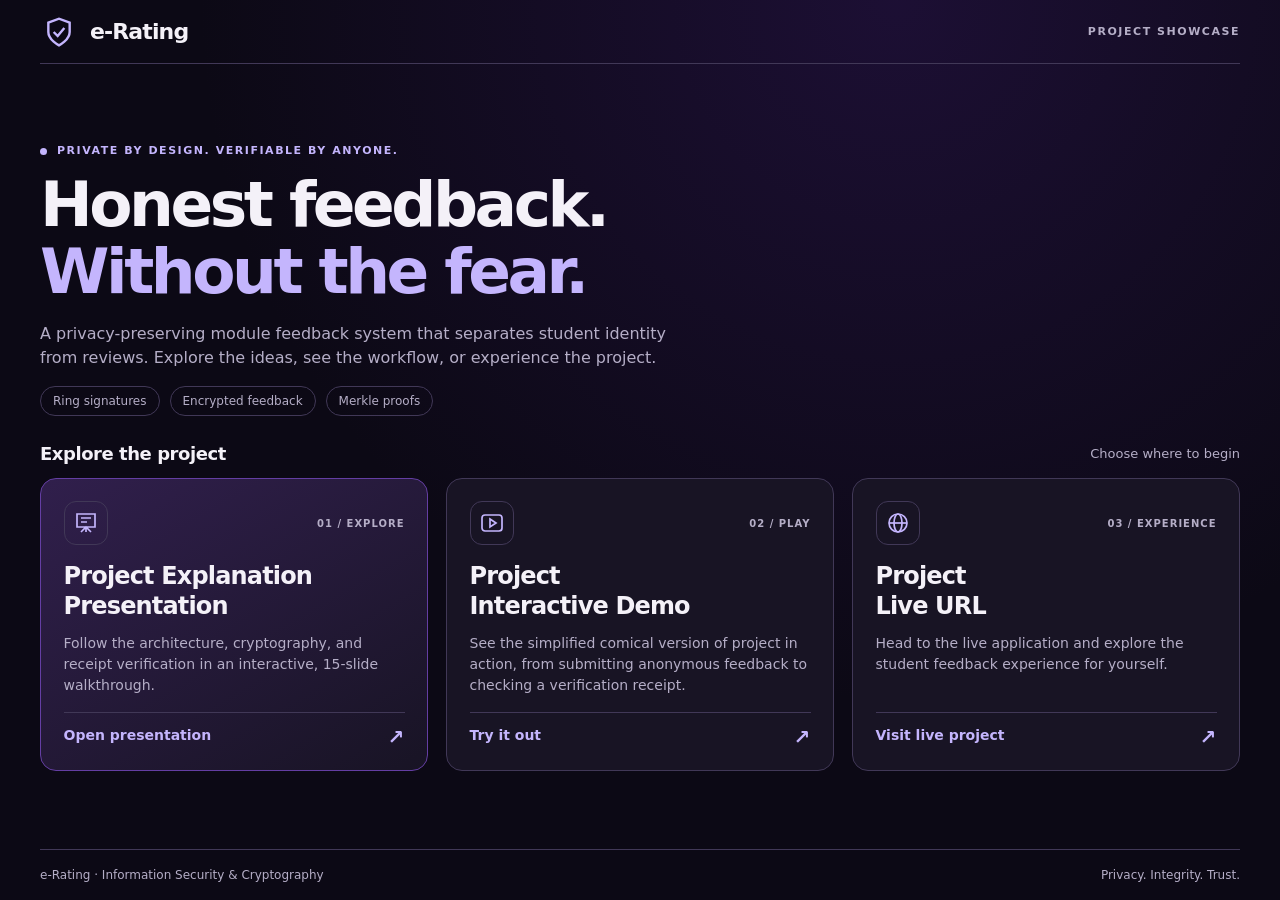
<file: index.html>
<!DOCTYPE html>
<html lang="en">
<head>
  <meta charset="UTF-8">
  <meta name="viewport" content="width=device-width, initial-scale=1.0">
  <meta name="description" content="Explore e-Rating: a privacy-preserving, verifiable student feedback system. View the presentation, watch the demo, or visit the live project.">
  <title>e-Rating — Project Showcase</title>
  <link rel="stylesheet" href="home.css">
  <script src="home.js" defer></script>
</head>
<body>
  <div class="home-shell">
    <header class="home-header">
      <a class="brand" href="index.html" aria-label="e-Rating home">
        <span class="brand-icon"><svg viewBox="0 0 24 24" fill="none" stroke="currentColor" stroke-width="1.8" aria-hidden="true"><path d="M12 22s8-4 8-10V5l-8-3-8 3v7c0 6 8 10 8 10z"/><path d="m8 12 3 3 5-6"/></svg></span>
        e-Rating
      </a>
      <span class="header-label">PROJECT SHOWCASE</span>
    </header>
    <main id="main">
      <section class="intro" aria-labelledby="page-title">
        <p class="eyebrow"><span aria-hidden="true"></span> PRIVATE BY DESIGN. VERIFIABLE BY ANYONE.</p>
        <h1 id="page-title">Honest feedback.<br><span>Without the fear.</span></h1>
        <p class="intro-copy">A privacy-preserving module feedback system that separates student identity from reviews. Explore the ideas, see the workflow, or experience the project.</p>
        <div class="tech-labels" aria-label="Core technologies"><span>Ring signatures</span><span>Encrypted feedback</span><span>Merkle proofs</span></div>
      </section>
      <section class="explore" aria-labelledby="explore-title">
        <div class="section-heading"><h2 id="explore-title">Explore the project</h2><p>Choose where to begin</p></div>
        <div class="option-grid">
          <a class="option-card featured" href="presentation.html">
            <div class="card-top"><span class="option-icon"><svg viewBox="0 0 24 24" fill="none" stroke="currentColor" stroke-width="1.7" aria-hidden="true"><path d="M3 3h18v13H3zM12 16v5m-5 0 5-5 5 5M7 7h10M7 11h6"/></svg></span><span class="option-number">01 / EXPLORE</span></div>
            <h3>Project Explanation<br> Presentation</h3>
            <p>Follow the architecture, cryptography, and receipt verification in an interactive, 15-slide walkthrough.</p>
            <span class="card-action">Open presentation <span aria-hidden="true">↗</span></span>
          </a>
          <!-- <a class="option-card" href="/dummy">
            <div class="card-top"><span class="option-icon"><svg viewBox="0 0 24 24" fill="none" stroke="currentColor" stroke-width="1.7" aria-hidden="true"><rect x="2" y="4" width="20" height="16" rx="3"/><path d="m10 8 6 4-6 4z"/></svg></span><span class="option-number">02 / WATCH</span></div>
            <h3>Project<br> Video Demo</h3>
            <p>See the project in action, from submitting anonymous feedback to checking a verification receipt.</p>
            <span class="card-action">Watch demo <span aria-hidden="true">↗</span></span>
          </a> -->
          <a class="option-card" href="https://e-rating.suriyasg2002.workers.dev/">
            <div class="card-top"><span class="option-icon"><svg viewBox="0 0 24 24" fill="none" stroke="currentColor" stroke-width="1.7" aria-hidden="true"><rect x="2" y="4" width="20" height="16" rx="3"/><path d="m10 8 6 4-6 4z"/></svg></span><span class="option-number">02 / PLAY</span></div>
            <h3>Project<br> Interactive Demo</h3>
            <p>See the simplified comical version of project in action, from submitting anonymous feedback to checking a verification receipt.</p>
            <span class="card-action"> Try it out <span aria-hidden="true">↗</span></span>
          </a>
          <a class="option-card" href="https://erating-moodle.onrender.com/">
            <div class="card-top"><span class="option-icon"><svg viewBox="0 0 24 24" fill="none" stroke="currentColor" stroke-width="1.7" aria-hidden="true"><circle cx="12" cy="12" r="9"/><ellipse cx="12" cy="12" rx="4" ry="9"/><path d="M3 12h18"/></svg></span><span class="option-number">03 / EXPERIENCE</span></div>
            <h3>Project<br> Live URL</h3>
            <p>Head to the live application and explore the student feedback experience for yourself.</p>
            <span class="card-action">Visit live project <span aria-hidden="true">↗</span></span>
          </a>
        </div>
      </section>
    </main>
    <footer class="home-footer"><span>e-Rating · Information Security &amp; Cryptography</span><span>Privacy. Integrity. Trust.</span></footer>
  </div>
</body>
</html>
</file>
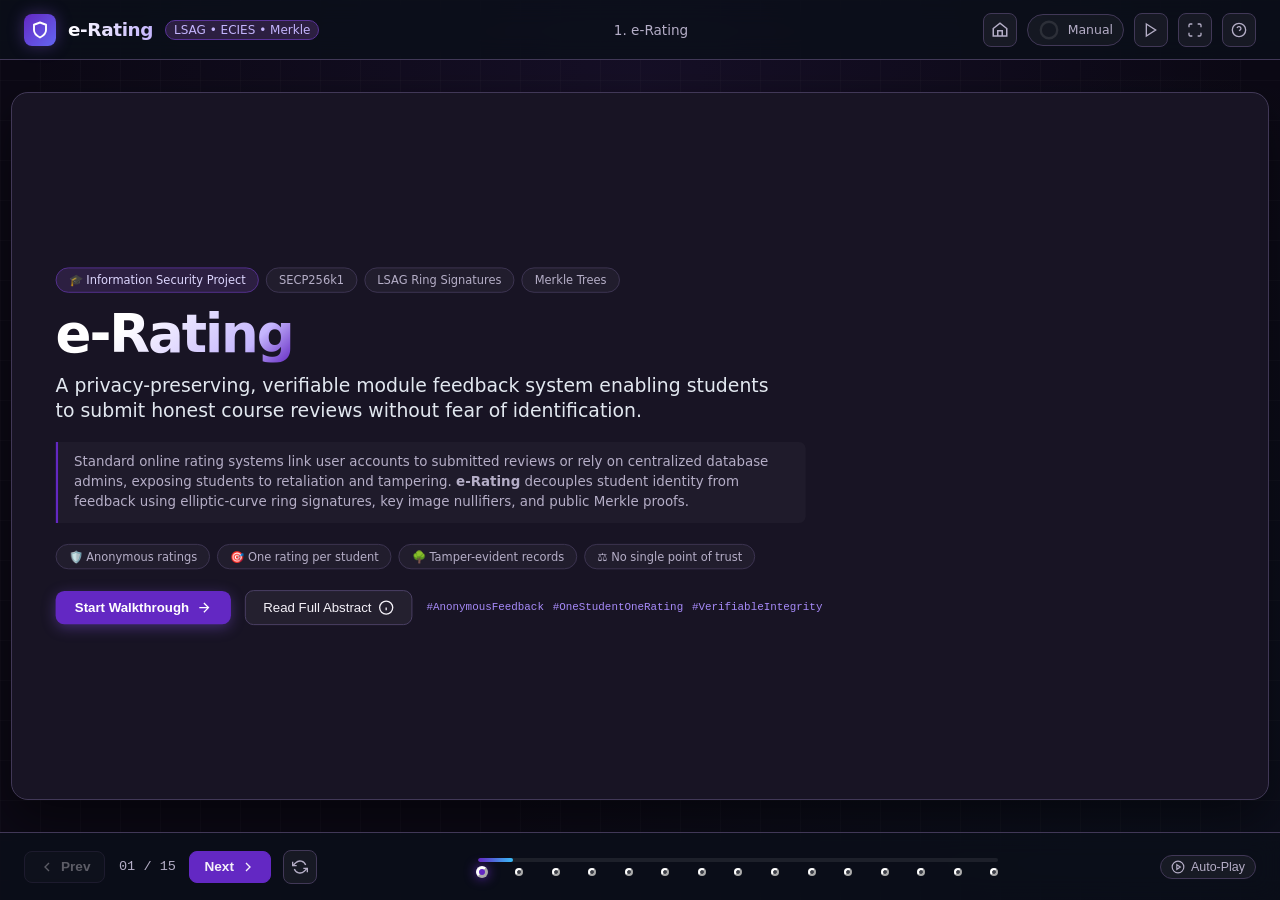
<file: presentation.html>
<!DOCTYPE html>
<html lang="en" style="color-scheme: dark">
<head>
  <meta charset="UTF-8">
  <meta name="viewport" content="width=device-width, initial-scale=1.0">
  <title>e-Rating — Project Showcase & Architecture Walkthrough</title>
  <meta name="description" content="A privacy-preserving, verifiable module feedback system for university students using LSAG ring signatures and Merkle tree proofs.">
  <link rel="stylesheet" href="style.css">
  <link rel="stylesheet" href="embedded.css">
</head>
<body>
  <div id="presentation-app">
    <!-- Subtle Background Grid Pattern -->
    <div class="bg-grid-overlay" aria-hidden="true"></div>

    <!-- ──────────────────────────────────────────────────────────
         Top Navigation / Header Bar
         ────────────────────────────────────────────────────────── -->
    <header class="showcase-header" role="banner">
      <div class="brand-wrapper">
        <div class="logo-icon" aria-hidden="true">
          <svg width="18" height="18" viewBox="0 0 24 24" fill="none" stroke="#ffffff" stroke-width="2.5" stroke-linecap="round" stroke-linejoin="round">
            <path d="M12 22s8-4 8-10V5l-8-3-8 3v7c0 6 8 10 8 10z"/>
          </svg>
        </div>
        <span class="brand-name">e-Rating</span>
        <span class="brand-badge">LSAG &bull; ECIES &bull; Merkle</span>
      </div>

      <div class="header-center-info">
        <span class="slide-title-mini" id="header-slide-title">1. Title</span>
      </div>

      <div class="header-actions">
        <a class="btn-icon" href="index.html" aria-label="Back to project home" title="Project home" style="text-decoration: none; flex-shrink: 0;">
          <svg width="18" height="18" viewBox="0 0 24 24" fill="none" stroke="currentColor" stroke-width="2" aria-hidden="true"><path d="m3 10 9-7 9 7v10H3z"/><path d="M9 20v-7h6v7"/></svg>
        </a>
        <!-- Timer Ring Countdown -->
        <div class="timer-indicator" id="timer-indicator-box" title="Auto-play countdown timer (Pauses on Hover or Space)">
          <svg class="timer-ring-svg" viewBox="0 0 24 24">
            <circle class="timer-ring-bg" cx="12" cy="12" r="9" />
            <circle class="timer-ring-fill" id="timer-ring-fill" cx="12" cy="12" r="9" />
          </svg>
          <span class="timer-status-text" id="timer-status-text">Manual</span>
        </div>

        <!-- Play / Pause Button -->
        <button class="btn-icon" id="btn-play-pause" aria-label="Toggle Play/Pause (Space)" title="Toggle Play/Pause (Space)">
          <svg width="16" height="16" viewBox="0 0 24 24" fill="none" stroke="currentColor" stroke-width="2">
            <polygon points="5 3 19 12 5 21 5 3"/>
          </svg>
        </button>

        <!-- Fullscreen Button -->
        <button class="btn-icon" id="btn-fullscreen" aria-label="Toggle Fullscreen (F)" title="Toggle Fullscreen (F)">
          <svg width="16" height="16" viewBox="0 0 24 24" fill="none" stroke="currentColor" stroke-width="2">
            <path d="M8 3H5a2 2 0 0 0-2 2v3m18 0V5a2 2 0 0 0-2-2h-3m0 18h3a2 2 0 0 0 2-2v-3M3 16v3a2 2 0 0 0 2 2h3"/>
          </svg>
        </button>

        <!-- Shortcuts / Help Button -->
        <button class="btn-icon" id="btn-help" aria-label="Keyboard Shortcuts (?)" title="Keyboard Shortcuts (?)">
          <svg width="16" height="16" viewBox="0 0 24 24" fill="none" stroke="currentColor" stroke-width="2">
            <circle cx="12" cy="12" r="10"/>
            <path d="M9.09 9a3 3 0 0 1 5.83 1c0 2-3 3-3 3"/>
            <line x1="12" y1="17" x2="12.01" y2="17"/>
          </svg>
        </button>
      </div>
    </header>

    <!-- ──────────────────────────────────────────────────────────
         Main Stage Viewport (16:9 Scaled Container)
         ────────────────────────────────────────────────────────── -->
    <main class="stage-outer" role="main">
      <div class="stage-viewport" id="stage-viewport" aria-live="polite">
        <div class="slides-track" id="slides-track">
          <!-- Slide panels injected via JavaScript -->
        </div>
      </div>
    </main>

    <!-- ──────────────────────────────────────────────────────────
         Bottom Footer Controls Bar
         ────────────────────────────────────────────────────────── -->
    <footer class="showcase-footer" role="contentinfo">
      <div class="footer-nav-controls">
        <button class="btn-nav" id="btn-prev" aria-label="Previous Slide or Step (Left Arrow)" title="Previous (Left Arrow)">
          <svg width="16" height="16" viewBox="0 0 24 24" fill="none" stroke="currentColor" stroke-width="2"><path d="M15 18l-6-6 6-6"/></svg>
          <span>Prev</span>
        </button>

        <span class="slide-counter" id="slide-counter" aria-label="Slide Counter">01 / 15</span>

        <button class="btn-nav btn-nav-primary" id="btn-next" aria-label="Next Slide or Step (Right Arrow)" title="Next (Right Arrow)">
          <span>Next</span>
          <svg width="16" height="16" viewBox="0 0 24 24" fill="none" stroke="currentColor" stroke-width="2"><path d="M9 18l6-6-6-6"/></svg>
        </button>

        <button class="btn-icon" id="btn-restart" aria-label="Restart Showcase (Home)" title="Restart Showcase (Home)">
          <svg width="16" height="16" viewBox="0 0 24 24" fill="none" stroke="currentColor" stroke-width="2">
            <path d="M1 4v6h6M23 20v-6h-6"/><path d="M20.49 9A9 9 0 0 0 5.64 5.64L1 10m22 4l-4.64 4.36A9 9 0 0 1 3.51 15"/>
          </svg>
        </button>
      </div>

      <!-- Slide Dots & Clickable Progress Bar -->
      <div class="dots-track-wrap">
        <div class="progress-bar-container" id="progress-bar-container" title="Click anywhere to jump" role="progressbar" aria-valuemin="1" aria-valuemax="15" aria-valuenow="1">
          <div class="progress-bar-fill" id="progress-bar-fill"></div>
        </div>
        <div class="slide-dots-row" id="slide-dots-row" role="tablist">
          <!-- 15 Slide dots injected dynamically -->
        </div>
      </div>

      <!-- Playback Mode Toggles -->
      <div class="footer-mode-toggles">
        <button class="mode-pill-toggle" id="btn-autoplay-toggle" aria-label="Toggle Auto-play mode">
          <svg width="14" height="14" viewBox="0 0 24 24" fill="none" stroke="currentColor" stroke-width="2">
            <circle cx="12" cy="12" r="10"/><polygon points="10 8 16 12 10 16 10 8"/>
          </svg>
          <span>Auto-Play</span>
        </button>
      </div>
    </footer>

    <!-- ──────────────────────────────────────────────────────────
         Modal Overlay (Abstract & Shortcuts)
         ────────────────────────────────────────────────────────── -->
    <div class="modal-overlay" id="modal-overlay" role="dialog" aria-modal="true" aria-labelledby="modal-title">
      <div class="modal-card" id="modal-card">
        <div class="modal-header">
          <h3 id="modal-title">Information</h3>
          <button class="modal-close-btn" id="modal-close-btn" aria-label="Close modal">&times;</button>
        </div>
        <div class="modal-body" id="modal-body">
          <!-- Dynamic content -->
        </div>
      </div>
    </div>
  </div>

  <!-- Application Logic -->
  <script src="app.js"></script>
  <script src="presentation-fit.js"></script>
</body>
</html>
</file>
<file: home.css>
:root {
  color-scheme: dark;
  --bg: hsl(255 38% 6%);
  --surface: hsl(256 30% 11%);
  --text: hsl(260 35% 96%);
  --muted: hsl(258 18% 73%);
  --border: hsl(258 22% 28%);
  --purple: hsl(263 66% 46%);
  --lavender: #c4b5fd;
  font-family: system-ui, -apple-system, BlinkMacSystemFont, 'Segoe UI', sans-serif;
}
* { box-sizing: border-box; }
body { margin: 0; color: var(--text); background: radial-gradient(ellipse at 70% 0%, hsl(263 60% 22% / .45), transparent 55%), var(--bg); }
a { color: inherit; text-decoration: none; }
a:focus-visible { outline: 3px solid var(--lavender); outline-offset: 6px; }
.home-shell { max-width: 1248px; margin: auto; padding: 0 40px; }
.home-header { min-height: 100px; display: flex; justify-content: space-between; align-items: center; gap: 20px; border-bottom: 1px solid var(--border); }
.brand { display: inline-flex; align-items: center; gap: 12px; font-size: 22px; font-weight: 750; letter-spacing: -.04em; min-height: 44px; }
.brand-icon { width: 38px; height: 42px; display: grid; place-items: center; color: var(--lavender); }
.brand-icon svg { width: 32px; height: 32px; }
.header-label, .eyebrow, .option-number { font-size: 11px; letter-spacing: .14em; font-weight: 650; }
.header-label { color: var(--muted); }
.intro { padding: 76px 0 56px; }
.eyebrow { color: var(--lavender); display: flex; align-items: center; gap: 10px; line-height: 1.6; }
.eyebrow span { width: 7px; height: 7px; border-radius: 50%; background: var(--lavender); flex-shrink: 0; }
h1 { font-size: clamp(42px, 5.5vw, 76px); line-height: 1.06; letter-spacing: -.055em; margin: 24px 0; font-weight: 750; }
h1 span { color: var(--lavender); }
.intro-copy { max-width: 650px; font-size: 17px; line-height: 1.7; color: var(--muted); }
.tech-labels { display: flex; flex-wrap: wrap; gap: 10px; margin-top: 26px; }
.tech-labels span { padding: 7px 12px; border: 1px solid var(--border); border-radius: 30px; font-size: 12px; color: var(--muted); }
.section-heading { display: flex; justify-content: space-between; align-items: center; gap: 16px; margin-bottom: 20px; }
h2 { font-size: 18px; letter-spacing: -.025em; margin: 0; }
.section-heading p { font-size: 13px; color: var(--muted); margin: 0; }
.option-grid { display: grid; grid-template-columns: repeat(3, minmax(0, 1fr)); gap: 18px; }
.option-card { display: flex; flex-direction: column; padding: 28px; border: 1px solid var(--border); border-radius: 16px; background: var(--surface); transition: transform .2s ease, border-color .2s ease, background .2s ease; }
.option-card.featured { background: linear-gradient(150deg, hsl(263 42% 21%), var(--surface)); border-color: hsl(263 45% 44%); }
.option-card:hover { transform: translateY(-4px); border-color: var(--lavender); background-color: hsl(256 26% 16%); }
.option-card:active { transform: translateY(-1px); }
.card-top { display: flex; justify-content: space-between; align-items: center; gap: 10px; margin-bottom: 28px; }
.option-icon { display: grid; place-items: center; width: 44px; height: 44px; border: 1px solid var(--border); border-radius: 12px; color: var(--lavender); }
.option-icon svg { width: 24px; height: 24px; }
.option-number { color: var(--muted); font-size: 10px; letter-spacing: .1em; }
h3 { margin: 0 0 16px; font-size: clamp(20px, 2vw, 26px); line-height: 1.25; letter-spacing: -.035em; }
.option-card p { margin: 0 0 28px; color: var(--muted); font-size: 14px; line-height: 1.7; }
.card-action { margin-top: auto; padding-top: 20px; border-top: 1px solid var(--border); font-size: 14px; font-weight: 600; display: flex; justify-content: space-between; gap: 12px; color: var(--lavender); }
.card-action span { font-size: 20px; line-height: 1; }
.home-footer { display: flex; justify-content: space-between; gap: 16px; padding: 32px 0; margin-top: 48px; border-top: 1px solid var(--border); color: var(--muted); font-size: 12px; line-height: 1.5; }
/* Size the composition to the available screen, including mobile browser chrome. */
.home-shell {
  height: 100vh;
  height: 100dvh;
  display: grid;
  grid-template-rows: auto minmax(0, 1fr) auto;
  padding: 0 max(24px, env(safe-area-inset-right)) 0 max(24px, env(safe-area-inset-left));
}
.home-header { min-height: 64px; padding-top: env(safe-area-inset-top); }
main { min-height: 0; display: flex; flex-direction: column; justify-content: center; gap: clamp(16px, 3vh, 32px); padding: 20px 0; }
.intro { padding: 0; }
.eyebrow { margin: 0 0 12px; }
h1 { font-size: clamp(36px, 7vh, 64px); margin: 0 0 16px; }
.intro-copy { margin: 0; font-size: 16px; line-height: 1.5; }
.tech-labels { margin-top: 16px; }
.section-heading { margin-bottom: 14px; }
.option-card { padding: clamp(16px, 2.5vh, 26px); }
.card-top { margin-bottom: 16px; }
h3 { font-size: clamp(20px, 2vw, 24px); margin-bottom: 12px; }
.option-card p { margin-bottom: 16px; line-height: 1.5; }
.card-action { padding-top: 14px; }
.home-footer { margin: 0; padding: 16px 0 max(16px, env(safe-area-inset-bottom)); }

/* Phones use three compact destination rows instead of tall stacked cards. */
@media (max-width: 800px) {
  .home-shell { padding-inline: max(18px, env(safe-area-inset-left)) max(18px, env(safe-area-inset-right)); }
  .home-header { min-height: 56px; }
  main { gap: 20px; padding: 16px 0; }
  h1 { font-size: clamp(32px, 6vh, 48px); }
  .intro-copy { max-width: 560px; font-size: 14px; }
  .tech-labels { display: none; }
  .option-grid { grid-template-columns: 1fr; gap: 10px; }
  .option-card { display: grid; grid-template-columns: 44px minmax(0, 1fr); column-gap: 14px; row-gap: 6px; padding: 14px 16px; }
  .card-top { grid-row: 1 / 3; margin: 0; }
  .option-number, .option-card p { display: none; }
  h3 { font-size: 18px; margin: 0; }
  h3 br { display: none; }
  .card-action { grid-column: 2; margin: 0; padding: 0; border: 0; font-size: 13px; }
  .section-heading p { display: none; }
  .home-footer { padding-block: 12px max(12px, env(safe-area-inset-bottom)); font-size: 11px; }
  .home-footer > :last-child { display: none; }
  .header-label { font-size: 9px; }
  .eyebrow { font-size: 9px; letter-spacing: .1em; }
}

/* Short desktop windows keep all three destinations visible. */
@media (min-width: 801px) and (max-height: 740px) {
  main { gap: 18px; padding: 14px 0; }
  h1 { font-size: clamp(32px, 6.5vh, 48px); margin-bottom: 12px; }
  .tech-labels, .option-card p { display: none; }
  .card-top { margin-bottom: 12px; }
  .option-card { padding: 18px; }
}

/* Phone landscape: place the introduction beside the destination list. */
@media (max-height: 540px) and (min-width: 560px) {
  .home-header { min-height: 48px; }
  main { display: grid; grid-template-columns: .9fr 1.1fr; align-items: center; gap: 24px; padding: 10px 0; }
  h1 { font-size: clamp(26px, 4vw, 40px); margin-bottom: 10px; }
  .intro-copy, .tech-labels, .home-footer, .section-heading p { display: none; }
  .eyebrow { font-size: 9px; }
  .option-grid { grid-template-columns: 1fr; gap: 8px; }
  .option-card { display: grid; grid-template-columns: 36px minmax(0, 1fr); gap: 4px 12px; padding: 10px 12px; }
  .card-top { grid-row: 1 / 3; margin: 0; }
  .option-icon { width: 36px; height: 36px; }
  .option-number, .option-card p { display: none; }
  h3 { font-size: 16px; margin: 0; }
  h3 br { display: none; }
  .card-action { grid-column: 2; margin: 0; padding: 0; border: 0; font-size: 12px; }
  .section-heading { margin-bottom: 10px; }
}
@media (max-width: 559px) and (max-height: 680px) {
  main { gap: 14px; padding: 10px 0; }
  .intro-copy, .home-footer { display: none; }
  h1 { font-size: 32px; margin-bottom: 0; }
  .option-card { padding: 12px; }
  .eyebrow { margin-bottom: 10px; }
}
@media (prefers-reduced-motion: reduce) {
  *, *::before, *::after { transition: none !important; }
  .option-card:hover { transform: none; }
}
</file>
<file: style.css>
/* ==========================================================================
   e-Rating Showcase Presentation Stylesheet
   Modern, Dark Theme with Purple Accent & Responsive 16:9 Scaling
   ========================================================================== */

:root {
  /* Theme Colors - Easy to customize accent color */
  --accent-primary: #8b5cf6;       /* Violet / Purple */
  --accent-hover: #7c3aed;         /* Deep Purple */
  --accent-glow: rgba(139, 92, 246, 0.35);
  --accent-subtle: rgba(139, 92, 246, 0.12);
  --accent-border: rgba(139, 92, 246, 0.3);

  /* Secondary Accents */
  --emerald: #10b981;
  --emerald-glow: rgba(16, 185, 129, 0.3);
  --emerald-subtle: rgba(16, 185, 129, 0.12);
  --amber: #f59e0b;
  --rose: #f43f5e;
  --cyan: #06b6d4;

  /* Backgrounds & Surfaces */
  --bg-deep: #07090e;
  --bg-base: #0b0f19;
  --bg-surface: #111827;
  --bg-card: rgba(17, 24, 39, 0.85);
  --bg-card-hover: rgba(31, 41, 55, 0.95);
  --bg-glass: rgba(17, 24, 39, 0.65);
  --border-subtle: rgba(255, 255, 255, 0.08);
  --border-medium: rgba(255, 255, 255, 0.15);

  /* Typography */
  --text-main: #f8fafc;
  --text-muted: #94a3b8;
  --text-dim: #64748b;
  --font-family: system-ui, -apple-system, BlinkMacSystemFont, 'Segoe UI', Roboto, Helvetica, Arial, sans-serif;
  --font-mono: ui-monospace, SFMono-Regular, Menlo, Monaco, Consolas, 'Liberation Mono', monospace;

  /* Dimensions */
  --stage-aspect: 16 / 9;
  --header-height: 60px;
  --footer-height: 68px;
}

/* Reset & Box Sizing */
*, *::before, *::after {
  box-sizing: border-box;
  margin: 0;
  padding: 0;
}

html, body {
  width: 100%;
  height: 100%;
  overflow: hidden;
  background-color: var(--bg-deep);
  color: var(--text-main);
  font-family: var(--font-family);
  -webkit-font-smoothing: antialiased;
  -moz-osx-font-smoothing: grayscale;
}

/* Base Presentation Wrapper */
#presentation-app {
  display: flex;
  flex-direction: column;
  width: 100vw;
  height: 100vh;
  background: radial-gradient(circle at 50% 10%, rgba(139, 92, 246, 0.08) 0%, transparent 60%),
              radial-gradient(circle at 90% 80%, rgba(6, 182, 212, 0.04) 0%, transparent 50%),
              var(--bg-deep);
  position: relative;
  overflow: hidden;
}

/* Background Subtle Grid Pattern */
.bg-grid-overlay {
  position: absolute;
  top: 0;
  left: 0;
  right: 0;
  bottom: 0;
  background-image: 
    linear-gradient(to right, rgba(255, 255, 255, 0.02) 1px, transparent 1px),
    linear-gradient(to bottom, rgba(255, 255, 255, 0.02) 1px, transparent 1px);
  background-size: 40px 40px;
  pointer-events: none;
  z-index: 1;
}

/* ──────────────────────────────────────────────────────────
   Top Header Bar
   ────────────────────────────────────────────────────────── */
.showcase-header {
  height: var(--header-height);
  display: flex;
  align-items: center;
  justify-content: space-between;
  padding: 0 24px;
  border-bottom: 1px solid var(--border-subtle);
  background: rgba(11, 15, 25, 0.8);
  backdrop-filter: blur(12px);
  z-index: 20;
}

.brand-wrapper {
  display: flex;
  align-items: center;
  gap: 12px;
}

.logo-icon {
  width: 32px;
  height: 32px;
  border-radius: 8px;
  background: linear-gradient(135deg, var(--accent-primary), #6366f1);
  display: flex;
  align-items: center;
  justify-content: center;
  box-shadow: 0 0 16px var(--accent-glow);
}

.brand-name {
  font-size: 1.15rem;
  font-weight: 700;
  letter-spacing: -0.02em;
  background: linear-gradient(90deg, #ffffff, #c4b5fd);
  -webkit-background-clip: text;
  -webkit-text-fill-color: transparent;
}

.brand-badge {
  font-size: 0.75rem;
  padding: 2px 8px;
  border-radius: 12px;
  background: var(--accent-subtle);
  color: #c4b5fd;
  border: 1px solid var(--accent-border);
  font-weight: 500;
}

.header-center-info {
  display: flex;
  align-items: center;
  gap: 16px;
}

.slide-title-mini {
  font-size: 0.85rem;
  color: var(--text-muted);
  font-weight: 500;
  max-width: 360px;
  white-space: nowrap;
  overflow: hidden;
  text-overflow: ellipsis;
}

.header-actions {
  display: flex;
  align-items: center;
  gap: 10px;
}

/* Theme Picker */
.theme-picker-group {
  display: flex;
  align-items: center;
  gap: 6px;
  background: rgba(255, 255, 255, 0.04);
  border: 1px solid var(--border-subtle);
  padding: 4px 8px;
  border-radius: 20px;
}

.theme-color-dot {
  width: 14px;
  height: 14px;
  border-radius: 50%;
  border: 2px solid transparent;
  cursor: pointer;
  transition: transform 0.2s, border-color 0.2s;
  padding: 0;
}

.theme-color-dot:hover {
  transform: scale(1.25);
}

.theme-color-dot.active {
  border-color: #ffffff;
  transform: scale(1.15);
  box-shadow: 0 0 6px rgba(255, 255, 255, 0.6);
}

/* Timer Ring & Auto Play Badge */
.timer-indicator {
  display: flex;
  align-items: center;
  gap: 8px;
  background: rgba(255, 255, 255, 0.04);
  border: 1px solid var(--border-subtle);
  padding: 4px 10px;
  border-radius: 20px;
  font-size: 0.78rem;
  color: var(--text-muted);
}

.timer-ring-svg {
  width: 22px;
  height: 22px;
  transform: rotate(-90deg);
}

.timer-ring-bg {
  stroke: rgba(255, 255, 255, 0.1);
  stroke-width: 2.5;
  fill: none;
}

.timer-ring-fill {
  stroke: var(--accent-primary);
  stroke-width: 2.5;
  fill: none;
  stroke-linecap: round;
  stroke-dasharray: 56.5;
  stroke-dashoffset: 56.5;
  transition: stroke-dashoffset 0.1s linear;
}

.timer-status-text {
  font-variant-numeric: tabular-nums;
  min-width: 38px;
}

/* Header Buttons */
.btn-icon {
  background: rgba(255, 255, 255, 0.05);
  border: 1px solid var(--border-subtle);
  color: var(--text-muted);
  width: 34px;
  height: 34px;
  border-radius: 8px;
  display: flex;
  align-items: center;
  justify-content: center;
  cursor: pointer;
  transition: all 0.2s ease;
}

.btn-icon:hover {
  background: rgba(255, 255, 255, 0.1);
  color: var(--text-main);
  border-color: var(--border-medium);
}

.btn-icon.active {
  background: var(--accent-subtle);
  color: #c4b5fd;
  border-color: var(--accent-border);
}

/* ──────────────────────────────────────────────────────────
   16:9 Viewport Stage Container
   ────────────────────────────────────────────────────────── */
.stage-outer {
  flex: 1;
  display: flex;
  align-items: center;
  justify-content: center;
  position: relative;
  z-index: 10;
  padding: 12px 24px;
  overflow: hidden;
}

.stage-viewport {
  width: 100%;
  height: 100%;
  max-width: 1400px;
  aspect-ratio: 16 / 9;
  position: relative;
  display: flex;
  border-radius: 16px;
  background: var(--bg-surface);
  border: 1px solid var(--border-subtle);
  box-shadow: 0 20px 50px rgba(0, 0, 0, 0.5), 0 0 0 1px rgba(255, 255, 255, 0.05);
  overflow: hidden;
}

/* Slide Panels Container */
.slides-track {
  width: 100%;
  height: 100%;
  position: relative;
}

.slide-panel {
  position: absolute;
  top: 0;
  left: 0;
  width: 100%;
  height: 100%;
  padding: 40px 50px;
  display: flex;
  flex-direction: column;
  opacity: 0;
  visibility: hidden;
  transform: scale(0.98) translateY(8px);
  transition: opacity 0.35s cubic-bezier(0.16, 1, 0.3, 1),
              transform 0.35s cubic-bezier(0.16, 1, 0.3, 1),
              visibility 0.35s;
  pointer-events: none;
}

.slide-panel.active {
  opacity: 1;
  visibility: visible;
  transform: scale(1) translateY(0);
  pointer-events: auto;
}

/* Slide Header */
.slide-top {
  margin-bottom: 24px;
  display: flex;
  flex-direction: column;
  gap: 6px;
}

.slide-pill-bar {
  display: flex;
  align-items: center;
  gap: 8px;
  margin-bottom: 4px;
}

.slide-pill {
  font-size: 0.72rem;
  font-weight: 600;
  text-transform: uppercase;
  letter-spacing: 0.06em;
  padding: 3px 9px;
  border-radius: 20px;
  background: var(--accent-subtle);
  color: #c4b5fd;
  border: 1px solid var(--accent-border);
}

.slide-headline {
  font-size: 2.1rem;
  font-weight: 800;
  letter-spacing: -0.03em;
  line-height: 1.18;
  color: #ffffff;
}

.slide-subline {
  font-size: 1.05rem;
  color: var(--text-muted);
  font-weight: 400;
  line-height: 1.4;
  max-width: 900px;
}

/* Slide Content Body */
.slide-body {
  flex: 1;
  display: flex;
  min-height: 0;
  position: relative;
}

/* ──────────────────────────────────────────────────────────
   Fragments (Step-by-step builds within a slide)
   ────────────────────────────────────────────────────────── */
.fragment {
  opacity: 0.25;
  transform: translateY(6px);
  filter: blur(1px);
  transition: all 0.3s cubic-bezier(0.16, 1, 0.3, 1);
}

.fragment.revealed {
  opacity: 1;
  transform: translateY(0);
  filter: blur(0);
}

.fragment.highlighted {
  border-color: var(--accent-primary) !important;
  box-shadow: 0 0 20px var(--accent-glow) !important;
}

/* ──────────────────────────────────────────────────────────
   Slide 1: Title Slide
   ────────────────────────────────────────────────────────── */
.title-hero {
  flex: 1;
  display: flex;
  flex-direction: column;
  justify-content: center;
  align-items: flex-start;
  padding-right: 20px;
}

.title-tag-row {
  display: flex;
  gap: 8px;
  margin-bottom: 16px;
  flex-wrap: wrap;
}

.title-pill {
  display: inline-flex;
  align-items: center;
  gap: 6px;
  padding: 6px 14px;
  background: rgba(255, 255, 255, 0.04);
  border: 1px solid var(--border-subtle);
  border-radius: 20px;
  font-size: 0.82rem;
  color: var(--text-muted);
}

.title-pill.featured {
  background: var(--accent-subtle);
  color: #ddd6fe;
  border-color: var(--accent-border);
}

.title-main-h1 {
  font-size: 3.8rem;
  font-weight: 900;
  letter-spacing: -0.04em;
  line-height: 1.05;
  margin-bottom: 12px;
  background: linear-gradient(135deg, #ffffff 30%, #c4b5fd 80%, var(--accent-primary) 100%);
  -webkit-background-clip: text;
  -webkit-text-fill-color: transparent;
}

.title-tagline {
  font-size: 1.35rem;
  font-weight: 500;
  color: #e2e8f0;
  line-height: 1.35;
  margin-bottom: 20px;
  max-width: 820px;
}

.title-brief-box {
  background: rgba(255, 255, 255, 0.03);
  border-left: 3px solid var(--accent-primary);
  padding: 12px 18px;
  border-radius: 0 8px 8px 0;
  margin-bottom: 24px;
  max-width: 860px;
  color: var(--text-muted);
  font-size: 0.96rem;
  line-height: 1.5;
}

.title-footer-row {
  display: flex;
  align-items: center;
  gap: 16px;
  flex-wrap: wrap;
}

.btn-primary {
  display: inline-flex;
  align-items: center;
  gap: 8px;
  padding: 10px 22px;
  background: var(--accent-primary);
  color: #ffffff;
  border: none;
  border-radius: 10px;
  font-weight: 600;
  font-size: 0.95rem;
  cursor: pointer;
  transition: all 0.2s ease;
  box-shadow: 0 4px 16px var(--accent-glow);
}

.btn-primary:hover {
  background: var(--accent-hover);
  transform: translateY(-1px);
}

.btn-secondary {
  display: inline-flex;
  align-items: center;
  gap: 8px;
  padding: 10px 20px;
  background: rgba(255, 255, 255, 0.05);
  color: var(--text-main);
  border: 1px solid var(--border-medium);
  border-radius: 10px;
  font-weight: 500;
  font-size: 0.95rem;
  cursor: pointer;
  transition: all 0.2s ease;
}

.btn-secondary:hover {
  background: rgba(255, 255, 255, 0.1);
  border-color: rgba(255, 255, 255, 0.25);
}

.title-hashtags {
  display: flex;
  gap: 10px;
  margin-left: auto;
}

.hashtag-item {
  font-family: var(--font-mono);
  font-size: 0.78rem;
  color: #a78bfa;
}

/* ──────────────────────────────────────────────────────────
   Slide 2: Problem Grid
   ────────────────────────────────────────────────────────── */
.problem-grid {
  display: grid;
  grid-template-columns: repeat(3, 1fr);
  gap: 20px;
  width: 100%;
}

.problem-card {
  background: var(--bg-card);
  border: 1px solid var(--border-subtle);
  border-radius: 14px;
  padding: 24px;
  display: flex;
  flex-direction: column;
  position: relative;
  overflow: hidden;
  transition: border-color 0.2s ease, transform 0.2s ease;
}

.problem-card::before {
  content: '';
  position: absolute;
  top: 0;
  left: 0;
  right: 0;
  height: 3px;
  background: linear-gradient(90deg, var(--rose), transparent);
}

.problem-icon-wrap {
  width: 44px;
  height: 44px;
  border-radius: 10px;
  background: rgba(244, 63, 94, 0.12);
  color: var(--rose);
  display: flex;
  align-items: center;
  justify-content: center;
  margin-bottom: 16px;
}

.problem-card h3 {
  font-size: 1.2rem;
  font-weight: 700;
  margin-bottom: 10px;
  color: #fff;
}

.problem-card p {
  font-size: 0.92rem;
  color: var(--text-muted);
  line-height: 1.45;
  margin-bottom: 16px;
  flex: 1;
}

.problem-stat {
  padding: 8px 12px;
  border-radius: 8px;
  background: rgba(255, 255, 255, 0.03);
  border: 1px solid var(--border-subtle);
  font-size: 0.78rem;
  color: #fda4af;
  font-weight: 500;
}

/* ──────────────────────────────────────────────────────────
   Slide 3: Solution Pillar
   ────────────────────────────────────────────────────────── */
.solution-container {
  display: flex;
  flex-direction: column;
  width: 100%;
  gap: 24px;
}

.solution-hero-banner {
  background: linear-gradient(135deg, rgba(139, 92, 246, 0.15) 0%, rgba(6, 182, 212, 0.08) 100%);
  border: 1px solid var(--accent-border);
  border-radius: 14px;
  padding: 24px 30px;
  display: flex;
  align-items: center;
  gap: 20px;
}

.solution-hero-banner blockquote {
  font-size: 1.35rem;
  font-weight: 600;
  color: #ffffff;
  line-height: 1.35;
}

.solution-pillars {
  display: grid;
  grid-template-columns: repeat(3, 1fr);
  gap: 20px;
}

.pillar-card {
  background: var(--bg-card);
  border: 1px solid var(--border-subtle);
  border-radius: 12px;
  padding: 22px;
  display: flex;
  flex-direction: column;
}

.pillar-header {
  display: flex;
  align-items: center;
  gap: 12px;
  margin-bottom: 12px;
}

.pillar-icon {
  width: 38px;
  height: 38px;
  border-radius: 8px;
  background: var(--accent-subtle);
  color: #c4b5fd;
  display: flex;
  align-items: center;
  justify-content: center;
}

.pillar-card h4 {
  font-size: 1.1rem;
  font-weight: 700;
  color: #ffffff;
}

.pillar-card p {
  font-size: 0.9rem;
  color: var(--text-muted);
  line-height: 1.45;
  margin-bottom: 14px;
  flex: 1;
}

.pillar-tech-badge {
  font-family: var(--font-mono);
  font-size: 0.75rem;
  color: #c4b5fd;
  background: rgba(139, 92, 246, 0.08);
  padding: 4px 8px;
  border-radius: 6px;
  align-self: flex-start;
}

/* ──────────────────────────────────────────────────────────
   Slide 4: Key Features Cards
   ────────────────────────────────────────────────────────── */
.features-grid-4 {
  display: grid;
  grid-template-columns: repeat(2, 1fr);
  grid-template-rows: repeat(2, 1fr);
  gap: 20px;
  width: 100%;
}

.feature-box {
  background: var(--bg-card);
  border: 1px solid var(--border-subtle);
  border-radius: 14px;
  padding: 22px;
  display: flex;
  gap: 16px;
  align-items: flex-start;
  transition: transform 0.2s, border-color 0.2s;
}

.feature-box:hover {
  border-color: var(--accent-border);
  transform: translateY(-2px);
}

.feature-box-icon {
  width: 44px;
  height: 44px;
  border-radius: 10px;
  background: var(--accent-subtle);
  border: 1px solid var(--accent-border);
  color: #c4b5fd;
  display: flex;
  align-items: center;
  justify-content: center;
  flex-shrink: 0;
}

.feature-box-text h4 {
  font-size: 1.15rem;
  font-weight: 700;
  color: #ffffff;
  margin-bottom: 6px;
}

.feature-box-text p {
  font-size: 0.9rem;
  color: var(--text-muted);
  line-height: 1.45;
  margin-bottom: 10px;
}

.feature-tag-pill {
  font-family: var(--font-mono);
  font-size: 0.72rem;
  color: #a78bfa;
  background: rgba(167, 139, 250, 0.08);
  border: 1px solid rgba(167, 139, 250, 0.2);
  padding: 2px 8px;
  border-radius: 4px;
  display: inline-block;
}

/* ──────────────────────────────────────────────────────────
   Slides 5-10: Architecture & Flow Walkthrough Layout
   ────────────────────────────────────────────────────────── */
.flow-walkthrough-layout {
  display: grid;
  grid-template-columns: 380px 1fr;
  gap: 24px;
  width: 100%;
  height: 100%;
  min-height: 0;
}

.flow-step-sidebar {
  display: flex;
  flex-direction: column;
  justify-content: space-between;
  background: var(--bg-card);
  border: 1px solid var(--border-subtle);
  border-radius: 14px;
  padding: 24px;
  overflow-y: auto;
}

.step-card-header {
  margin-bottom: 16px;
}

.step-number-pill {
  display: inline-block;
  font-family: var(--font-mono);
  font-size: 0.72rem;
  font-weight: 700;
  color: #a78bfa;
  background: var(--accent-subtle);
  border: 1px solid var(--accent-border);
  padding: 3px 10px;
  border-radius: 12px;
  margin-bottom: 8px;
}

.step-card-header h3 {
  font-size: 1.35rem;
  font-weight: 700;
  color: #ffffff;
  line-height: 1.25;
}

.step-detail-list {
  list-style: none;
  display: flex;
  flex-direction: column;
  gap: 12px;
  margin-bottom: 20px;
}

.step-detail-item {
  display: flex;
  align-items: flex-start;
  gap: 10px;
  font-size: 0.88rem;
  line-height: 1.45;
  color: var(--text-muted);
}

.step-item-bullet {
  width: 6px;
  height: 6px;
  border-radius: 50%;
  background: var(--accent-primary);
  margin-top: 7px;
  flex-shrink: 0;
}

.step-code-preview {
  background: rgba(0, 0, 0, 0.4);
  border: 1px solid var(--border-subtle);
  border-radius: 8px;
  padding: 12px;
  font-family: var(--font-mono);
  font-size: 0.76rem;
  color: #cbd5e1;
  overflow-x: auto;
  line-height: 1.4;
  margin-top: auto;
}

.step-code-preview .keyword { color: #f43f5e; }
.step-code-preview .function { color: #38bdf8; }
.step-code-preview .string { color: #a7f3d0; }
.step-code-preview .comment { color: #64748b; }

/* Diagram Canvas Wrapper */
.diagram-canvas-wrap {
  background: rgba(11, 15, 25, 0.6);
  border: 1px solid var(--border-subtle);
  border-radius: 14px;
  display: flex;
  align-items: center;
  justify-content: center;
  position: relative;
  overflow: hidden;
}

.arch-svg-root {
  width: 100%;
  height: 100%;
  max-width: 900px;
  max-height: 520px;
}

/* SVG Diagram Component Styling */
.node-box {
  transition: all 0.35s ease;
  cursor: pointer;
}

.node-rect {
  fill: #131b2e;
  stroke: #334155;
  stroke-width: 1.5;
  rx: 10;
  transition: all 0.35s ease;
}

.node-title {
  fill: #f8fafc;
  font-size: 14px;
  font-weight: 700;
  text-anchor: middle;
  transition: fill 0.3s;
}

.node-subtitle {
  fill: #94a3b8;
  font-size: 11px;
  text-anchor: middle;
  font-family: var(--font-mono);
}

.trust-boundary-line {
  stroke: #6366f1;
  stroke-dasharray: 6 6;
  stroke-width: 2;
  opacity: 0.6;
}

.trust-label {
  fill: #818cf8;
  font-size: 11px;
  font-weight: 600;
  letter-spacing: 0.08em;
  text-anchor: middle;
  text-transform: uppercase;
}

/* Connection Flow Lines */
.flow-path {
  fill: none;
  stroke: #334155;
  stroke-width: 2;
  stroke-linecap: round;
  stroke-linejoin: round;
  transition: stroke 0.35s ease, stroke-width 0.35s ease, opacity 0.35s ease;
}

.flow-label {
  fill: #94a3b8;
  font-size: 10.5px;
  font-weight: 500;
  text-anchor: middle;
  transition: fill 0.35s ease, font-weight 0.35s ease;
}

.flow-label-bg {
  fill: #0b0f19;
  opacity: 0.85;
  rx: 4;
}

/* Dynamic Diagram Highlighting States */
.diagram-dimmed .node-box:not(.highlighted),
.diagram-dimmed .flow-group:not(.highlighted) {
  opacity: 0.22;
  filter: grayscale(0.6);
}

.node-box.highlighted .node-rect {
  fill: #1e1b4b;
  stroke: var(--accent-primary);
  stroke-width: 2.5;
  filter: drop-shadow(0 0 12px var(--accent-glow));
}

.node-box.highlighted .node-title {
  fill: #ffffff;
}

.flow-group.highlighted .flow-path {
  stroke: var(--accent-primary);
  stroke-width: 3.5;
  filter: drop-shadow(0 0 8px var(--accent-glow));
}

.flow-group.highlighted .flow-label {
  fill: #e0e7ff;
  font-weight: 700;
}

/* Animated Data Packet */
.packet-dot {
  fill: #38bdf8;
  filter: drop-shadow(0 0 6px #38bdf8);
}

/* ──────────────────────────────────────────────────────────
   Slide 11: Security & Threat Model
   ────────────────────────────────────────────────────────── */
.security-matrix-grid {
  display: grid;
  grid-template-columns: repeat(2, 1fr);
  gap: 18px;
  width: 100%;
}

.security-card {
  background: var(--bg-card);
  border: 1px solid var(--border-subtle);
  border-radius: 12px;
  padding: 20px;
  display: flex;
  flex-direction: column;
}

.security-card-header {
  display: flex;
  align-items: center;
  justify-content: space-between;
  margin-bottom: 12px;
}

.security-threat-title {
  display: flex;
  align-items: center;
  gap: 10px;
  font-size: 1.05rem;
  font-weight: 700;
  color: #fff;
}

.threat-badge {
  font-size: 0.72rem;
  padding: 2px 8px;
  border-radius: 10px;
  font-weight: 600;
  text-transform: uppercase;
}

.threat-badge.critical {
  background: rgba(244, 63, 94, 0.15);
  color: #fda4af;
  border: 1px solid rgba(244, 63, 94, 0.3);
}

.threat-badge.shield {
  background: var(--emerald-subtle);
  color: #6ee7b7;
  border: 1px solid rgba(16, 185, 129, 0.3);
}

.security-card p {
  font-size: 0.88rem;
  color: var(--text-muted);
  line-height: 1.45;
  margin-bottom: 12px;
}

.security-guarantee-box {
  background: rgba(16, 185, 129, 0.06);
  border-left: 3px solid var(--emerald);
  padding: 8px 12px;
  border-radius: 0 6px 6px 0;
  font-size: 0.82rem;
  color: #a7f3d0;
  line-height: 1.35;
  margin-top: auto;
}

/* ──────────────────────────────────────────────────────────
   Slide 12: Tech Stack Highlights
   ────────────────────────────────────────────────────────── */
.tech-stack-container {
  display: grid;
  grid-template-columns: repeat(3, 1fr);
  gap: 20px;
  width: 100%;
}

.tech-column {
  background: var(--bg-card);
  border: 1px solid var(--border-subtle);
  border-radius: 14px;
  padding: 22px;
  display: flex;
  flex-direction: column;
}

.tech-col-header {
  display: flex;
  align-items: center;
  gap: 12px;
  margin-bottom: 16px;
  padding-bottom: 12px;
  border-bottom: 1px solid var(--border-subtle);
}

.tech-col-icon {
  width: 36px;
  height: 36px;
  border-radius: 8px;
  background: var(--accent-subtle);
  color: #c4b5fd;
  display: flex;
  align-items: center;
  justify-content: center;
}

.tech-col-header h3 {
  font-size: 1.15rem;
  font-weight: 700;
  color: #fff;
}

.tech-items-list {
  list-style: none;
  display: flex;
  flex-direction: column;
  gap: 12px;
}

.tech-item-row {
  display: flex;
  flex-direction: column;
  gap: 3px;
}

.tech-item-name {
  font-size: 0.92rem;
  font-weight: 600;
  color: #e2e8f0;
  display: flex;
  align-items: center;
  justify-content: space-between;
}

.tech-item-desc {
  font-size: 0.8rem;
  color: var(--text-dim);
  line-height: 1.35;
}

.tech-tag {
  font-family: var(--font-mono);
  font-size: 0.68rem;
  color: #94a3b8;
  background: rgba(255, 255, 255, 0.05);
  padding: 1px 6px;
  border-radius: 4px;
}

/* ──────────────────────────────────────────────────────────
   Slide 13: Live Demo / Screenshots Tabs
   ────────────────────────────────────────────────────────── */
.demo-showcase-container {
  display: flex;
  flex-direction: column;
  width: 100%;
  height: 100%;
  gap: 16px;
}

.demo-tabs-bar {
  display: flex;
  gap: 10px;
}

.demo-tab-btn {
  display: inline-flex;
  align-items: center;
  gap: 8px;
  padding: 8px 18px;
  border-radius: 8px;
  background: rgba(255, 255, 255, 0.04);
  border: 1px solid var(--border-subtle);
  color: var(--text-muted);
  font-size: 0.88rem;
  font-weight: 600;
  cursor: pointer;
  transition: all 0.2s ease;
}

.demo-tab-btn:hover {
  background: rgba(255, 255, 255, 0.08);
  color: #ffffff;
}

.demo-tab-btn.active {
  background: var(--accent-subtle);
  border-color: var(--accent-border);
  color: #ddd6fe;
}

.demo-browser-window {
  flex: 1;
  background: #0f172a;
  border: 1px solid var(--border-subtle);
  border-radius: 12px;
  display: flex;
  flex-direction: column;
  overflow: hidden;
  box-shadow: 0 10px 30px rgba(0, 0, 0, 0.4);
}

.demo-browser-chrome {
  height: 38px;
  background: #090e1a;
  border-bottom: 1px solid var(--border-subtle);
  display: flex;
  align-items: center;
  padding: 0 14px;
  gap: 12px;
}

.demo-traffic-lights {
  display: flex;
  gap: 6px;
}

.traffic-dot {
  width: 10px;
  height: 10px;
  border-radius: 50%;
}
.traffic-dot.red { background: #ef4444; }
.traffic-dot.yellow { background: #f59e0b; }
.traffic-dot.green { background: #10b981; }

.demo-url-bar {
  flex: 1;
  max-width: 480px;
  background: rgba(255, 255, 255, 0.05);
  border-radius: 6px;
  padding: 3px 12px;
  font-family: var(--font-mono);
  font-size: 0.74rem;
  color: var(--text-muted);
  display: flex;
  align-items: center;
  gap: 6px;
}

.demo-portal-badge {
  font-size: 0.68rem;
  padding: 2px 6px;
  border-radius: 4px;
  background: rgba(139, 92, 246, 0.2);
  color: #c4b5fd;
  margin-left: auto;
}

.demo-content-body {
  flex: 1;
  overflow-y: auto;
  padding: 20px 24px;
  display: none;
}

.demo-content-body.active {
  display: block;
}

/* Realistic Mock UI Inside Browser Window */
.mock-ui-header {
  display: flex;
  justify-content: space-between;
  align-items: center;
  margin-bottom: 16px;
  padding-bottom: 12px;
  border-bottom: 1px solid var(--border-subtle);
}

.mock-ui-title {
  font-size: 1.1rem;
  font-weight: 700;
  color: #fff;
}

.mock-status-pill {
  font-size: 0.72rem;
  padding: 3px 8px;
  border-radius: 12px;
  background: var(--emerald-subtle);
  color: #6ee7b7;
  border: 1px solid rgba(16, 185, 129, 0.3);
}

.mock-card-list {
  display: flex;
  flex-direction: column;
  gap: 12px;
}

.mock-card {
  background: rgba(255, 255, 255, 0.03);
  border: 1px solid var(--border-subtle);
  border-radius: 8px;
  padding: 14px 18px;
  display: flex;
  justify-content: space-between;
  align-items: center;
}

.mock-card-info h5 {
  font-size: 0.95rem;
  color: #f1f5f9;
  margin-bottom: 4px;
}

.mock-card-info p {
  font-size: 0.8rem;
  color: var(--text-muted);
}

.mock-badge-tag {
  font-family: var(--font-mono);
  font-size: 0.72rem;
  padding: 2px 8px;
  border-radius: 4px;
  background: rgba(255, 255, 255, 0.06);
  color: #93c5fd;
}

/* Verifier 3-Step Verification Checklist Mock */
.verify-checklist {
  display: flex;
  flex-direction: column;
  gap: 10px;
  margin-top: 14px;
}

.check-item {
  display: flex;
  align-items: center;
  justify-content: space-between;
  background: rgba(16, 185, 129, 0.05);
  border: 1px solid rgba(16, 185, 129, 0.2);
  border-radius: 8px;
  padding: 10px 16px;
}

.check-left {
  display: flex;
  align-items: center;
  gap: 10px;
  font-size: 0.88rem;
  font-weight: 600;
  color: #d1fae5;
}

.check-pill-ok {
  font-size: 0.72rem;
  font-weight: 700;
  padding: 2px 8px;
  border-radius: 4px;
  background: rgba(16, 185, 129, 0.25);
  color: #6ee7b7;
}

/* ──────────────────────────────────────────────────────────
   Slide 14: Future Work & Q&A
   ────────────────────────────────────────────────────────── */
.future-grid {
  display: grid;
  grid-template-columns: 1.2fr 0.8fr;
  gap: 24px;
  width: 100%;
}

.future-roadmap-box {
  background: var(--bg-card);
  border: 1px solid var(--border-subtle);
  border-radius: 14px;
  padding: 24px;
  display: flex;
  flex-direction: column;
  gap: 16px;
}

.future-item {
  display: flex;
  gap: 14px;
  align-items: flex-start;
}

.future-item-icon {
  width: 38px;
  height: 38px;
  border-radius: 8px;
  background: var(--accent-subtle);
  color: #c4b5fd;
  display: flex;
  align-items: center;
  justify-content: center;
  flex-shrink: 0;
}

.future-item-content h4 {
  font-size: 1.05rem;
  font-weight: 700;
  color: #ffffff;
  margin-bottom: 4px;
}

.future-item-content p {
  font-size: 0.85rem;
  color: var(--text-muted);
  line-height: 1.4;
}

.qa-card {
  background: linear-gradient(135deg, rgba(139, 92, 246, 0.15) 0%, rgba(17, 24, 39, 0.9) 100%);
  border: 1px solid var(--accent-border);
  border-radius: 14px;
  padding: 28px;
  display: flex;
  flex-direction: column;
  align-items: center;
  justify-content: center;
  text-align: center;
}

.qa-card h3 {
  font-size: 2rem;
  font-weight: 800;
  color: #ffffff;
  margin-bottom: 8px;
}

.qa-card p {
  font-size: 0.95rem;
  color: #c4b5fd;
  margin-bottom: 24px;
  max-width: 300px;
}

.qa-actions {
  display: flex;
  gap: 12px;
}

/* ──────────────────────────────────────────────────────────
   Bottom Control & Navigation Bar
   ────────────────────────────────────────────────────────── */
.showcase-footer {
  height: var(--footer-height);
  display: flex;
  align-items: center;
  justify-content: space-between;
  padding: 0 24px;
  border-top: 1px solid var(--border-subtle);
  background: rgba(11, 15, 25, 0.85);
  backdrop-filter: blur(12px);
  z-index: 20;
}

.footer-nav-controls {
  display: flex;
  align-items: center;
  gap: 12px;
}

.btn-nav {
  display: inline-flex;
  align-items: center;
  gap: 6px;
  padding: 7px 14px;
  border-radius: 8px;
  background: rgba(255, 255, 255, 0.05);
  border: 1px solid var(--border-subtle);
  color: var(--text-main);
  font-size: 0.85rem;
  font-weight: 600;
  cursor: pointer;
  transition: all 0.2s ease;
}

.btn-nav:hover:not(:disabled) {
  background: rgba(255, 255, 255, 0.1);
  border-color: var(--border-medium);
}

.btn-nav:disabled {
  opacity: 0.35;
  cursor: not-allowed;
}

.btn-nav-primary {
  background: var(--accent-primary);
  border-color: var(--accent-primary);
}

.btn-nav-primary:hover:not(:disabled) {
  background: var(--accent-hover);
}

.slide-counter {
  font-family: var(--font-mono);
  font-size: 0.85rem;
  color: var(--text-muted);
  min-width: 60px;
  text-align: center;
  font-variant-numeric: tabular-nums;
}

/* Slide Dots Navigation Bar */
.dots-track-wrap {
  flex: 1;
  max-width: 520px;
  margin: 0 20px;
  display: flex;
  flex-direction: column;
  gap: 6px;
}

.progress-bar-container {
  width: 100%;
  height: 4px;
  background: rgba(255, 255, 255, 0.08);
  border-radius: 4px;
  cursor: pointer;
  position: relative;
  overflow: hidden;
}

.progress-bar-fill {
  height: 100%;
  background: linear-gradient(90deg, var(--accent-primary), #38bdf8);
  border-radius: 4px;
  width: 7.14%;
  transition: width 0.3s cubic-bezier(0.16, 1, 0.3, 1);
}

.slide-dots-row {
  display: flex;
  justify-content: space-between;
  align-items: center;
}

.slide-dot {
  width: 8px;
  height: 8px;
  border-radius: 50%;
  background: rgba(255, 255, 255, 0.2);
  cursor: pointer;
  transition: all 0.25s ease;
  position: relative;
}

.slide-dot:hover {
  background: rgba(255, 255, 255, 0.6);
  transform: scale(1.4);
}

.slide-dot.active {
  background: var(--accent-primary);
  transform: scale(1.5);
  box-shadow: 0 0 8px var(--accent-primary);
}

.slide-dot::after {
  content: attr(data-tooltip);
  position: absolute;
  bottom: 20px;
  left: 50%;
  transform: translateX(-50%) translateY(4px);
  background: #1e293b;
  color: #fff;
  font-size: 0.7rem;
  padding: 3px 8px;
  border-radius: 4px;
  white-space: nowrap;
  pointer-events: none;
  opacity: 0;
  visibility: hidden;
  transition: all 0.2s;
  box-shadow: 0 4px 12px rgba(0,0,0,0.5);
  border: 1px solid var(--border-subtle);
  font-family: var(--font-family);
  z-index: 100;
}

.slide-dot:hover::after {
  opacity: 1;
  visibility: visible;
  transform: translateX(-50%) translateY(0);
}

.footer-mode-toggles {
  display: flex;
  align-items: center;
  gap: 10px;
}

.mode-pill-toggle {
  display: inline-flex;
  align-items: center;
  gap: 6px;
  padding: 4px 10px;
  border-radius: 20px;
  background: rgba(255, 255, 255, 0.05);
  border: 1px solid var(--border-subtle);
  font-size: 0.78rem;
  color: var(--text-muted);
  cursor: pointer;
  transition: all 0.2s;
}

.mode-pill-toggle:hover {
  background: rgba(255, 255, 255, 0.1);
  color: var(--text-main);
}

.mode-pill-toggle.autoplay-active {
  background: var(--accent-subtle);
  border-color: var(--accent-border);
  color: #ddd6fe;
}

/* ──────────────────────────────────────────────────────────
   Modal / Drawers: Info & Full Description
   ────────────────────────────────────────────────────────── */
.modal-overlay {
  position: fixed;
  top: 0;
  left: 0;
  width: 100vw;
  height: 100vh;
  background: rgba(0, 0, 0, 0.7);
  backdrop-filter: blur(8px);
  display: flex;
  align-items: center;
  justify-content: center;
  z-index: 1000;
  opacity: 0;
  visibility: hidden;
  transition: all 0.25s ease;
}

.modal-overlay.open {
  opacity: 1;
  visibility: visible;
}

.modal-card {
  background: var(--bg-surface);
  border: 1px solid var(--border-medium);
  border-radius: 16px;
  width: 90%;
  max-width: 720px;
  max-height: 85vh;
  display: flex;
  flex-direction: column;
  overflow: hidden;
  box-shadow: 0 25px 60px rgba(0, 0, 0, 0.6);
  transform: translateY(12px) scale(0.97);
  transition: all 0.25s cubic-bezier(0.16, 1, 0.3, 1);
}

.modal-overlay.open .modal-card {
  transform: translateY(0) scale(1);
}

.modal-header {
  display: flex;
  align-items: center;
  justify-content: space-between;
  padding: 18px 24px;
  border-bottom: 1px solid var(--border-subtle);
}

.modal-header h3 {
  font-size: 1.25rem;
  font-weight: 700;
  color: #fff;
}

.modal-close-btn {
  background: transparent;
  border: none;
  color: var(--text-muted);
  cursor: pointer;
  font-size: 1.4rem;
  display: flex;
  align-items: center;
  justify-content: center;
}

.modal-body {
  padding: 24px;
  overflow-y: auto;
  font-size: 0.94rem;
  line-height: 1.65;
  color: #cbd5e1;
}

.modal-body p {
  margin-bottom: 16px;
}

/* ──────────────────────────────────────────────────────────
   Keyboard Shortcuts Overlay / Help Drawer
   ────────────────────────────────────────────────────────── */
.shortcuts-badge-list {
  display: grid;
  grid-template-columns: repeat(2, 1fr);
  gap: 12px;
  margin-top: 12px;
}

.shortcut-row {
  display: flex;
  align-items: center;
  justify-content: space-between;
  background: rgba(255, 255, 255, 0.03);
  padding: 8px 12px;
  border-radius: 6px;
  border: 1px solid var(--border-subtle);
}

kbd {
  background: #1e293b;
  border: 1px solid #475569;
  border-radius: 4px;
  padding: 2px 7px;
  font-family: var(--font-mono);
  font-size: 0.78rem;
  color: #f8fafc;
  box-shadow: 0 2px 0 #0f172a;
}

/* ──────────────────────────────────────────────────────────
   Accessibility & Reduced Motion
   ────────────────────────────────────────────────────────── */
@media (prefers-reduced-motion: reduce) {
  *, *::before, *::after {
    animation-duration: 0.01ms !important;
    animation-iteration-count: 1 !important;
    transition-duration: 0.01ms !important;
    scroll-behavior: auto !important;
  }
}

/* Slide geometry stays fixed; presentation-fit.js scales the 16:9 canvas. */
</file>
<file: embedded.css>
/* Keep the slide canvas intact; only the surrounding controls reflow. */
#presentation-app { height: 100vh; height: 100dvh; }
.stage-outer { min-height: 0; padding: 12px; }
.stage-viewport { flex: none; max-width: none; border: 0; outline: 1px solid var(--border-subtle); }
.slides-track { width: 1440px; height: 810px; flex: none; transform-origin: top left; }
.slide-panel { overflow: hidden; }
.showcase-header, .showcase-footer { flex-shrink: 0; }
button:focus-visible, a:focus-visible { outline: 2px solid #c4b5fd; outline-offset: 4px; }
@media (max-width: 1024px) {
  .showcase-header { padding: 0 12px; gap: 8px; }
  .brand-badge, .header-center-info, .theme-picker-group, .timer-indicator { display: none; }
  .header-actions { gap: 6px; }
  .btn-icon { width: 44px; height: 44px; }
  .showcase-footer { height: auto; min-height: 100px; padding: 10px 12px; flex-wrap: wrap; gap: 10px; }
  .dots-track-wrap { order: 3; flex-basis: 100%; max-width: none; margin: 0; }
  .btn-nav, .mode-pill-toggle { min-height: 44px; }
  .stage-outer { padding: 8px; }
  .stage-viewport { border-radius: 6px; }
}
@media (max-width: 380px) {
  .brand-name { font-size: 1rem; }
  .brand-wrapper { gap: 6px; }
  .header-actions { gap: 4px; }
  .showcase-header { padding: 0 8px; }
  .footer-nav-controls { gap: 6px; }
  .btn-nav { padding-inline: 8px; }
}
@media (max-height: 500px) and (orientation: landscape) {
  .showcase-header { height: 48px; }
  .showcase-footer { min-height: 52px; height: 52px; padding: 4px 12px; flex-wrap: nowrap; }
  .dots-track-wrap { order: 0; flex-basis: auto; margin: 0 12px; }
  .stage-outer { padding: 6px; }
}

/* Fixed purple theme shared with the frontend. */
:root {
 color-scheme: dark;
 --bg-deep: hsl(255 38% 6%); --bg-base: hsl(255 38% 6%);
 --bg-surface: hsl(256 30% 11%); --bg-card: hsl(256 30% 11%);
 --bg-card-hover: hsl(256 26% 16%); --bg-glass: hsl(256 30% 11% / .9);
 --text-main: hsl(260 35% 96%); --text-muted: hsl(258 18% 73%); --text-dim: hsl(258 18% 73%);
 --border-subtle: hsl(258 22% 28%); --border-medium: hsl(258 22% 35%);
 --accent-primary: hsl(263 66% 46%); --accent-hover: hsl(263 66% 40%);
 --accent-subtle: hsl(263 35% 19%); --accent-border: hsl(263 50% 40%);
}

/* Merkle proof walkthrough: labels distinguish each role without color alone. */
.merkle-layout { display: grid; grid-template-columns: 1.1fr 1fr; gap: 28px; width: 100%; align-items: start; }
.merkle-tree { margin: 0; padding: 24px; border: 1px solid var(--border-subtle); border-radius: 16px; background: var(--bg-glass); }
.merkle-tree figcaption { color: var(--text-muted); font-size: .75rem; letter-spacing: .08em; margin-bottom: 24px; line-height: 1.5; }
.merkle-level { display: grid; gap: 12px; }
.merkle-root { grid-template-columns: 1fr; width: 70%; margin: auto; }
.merkle-parents { grid-template-columns: repeat(2, minmax(0, 1fr)); }
.merkle-leaves { grid-template-columns: repeat(4, minmax(0, 1fr)); }
.merkle-node { padding: 14px 6px; display: flex; flex-direction: column; gap: 8px; text-align: center; border: 1px solid var(--border-medium); border-radius: 10px; background: var(--bg-base); }
.merkle-node strong { font-family: var(--font-mono); font-size: .9rem; color: var(--text-main); }
.merkle-node small { color: var(--text-muted); font-size: .75rem; line-height: 1.4; }
.merkle-computed { background: var(--accent-subtle); border-color: var(--accent-border); }
.merkle-sibling { border-style: dashed; border-color: #c4b5fd; }
.merkle-target { background: var(--accent-primary); border-color: #c4b5fd; }
.merkle-target small { color: #fff; }
.merkle-branches { display: grid; grid-template-columns: repeat(2, 1fr); text-align: center; color: #c4b5fd; font-size: 1.8rem; line-height: 1.5; }
.merkle-four { grid-template-columns: repeat(4, 1fr); }
.merkle-caption { margin-top: 22px; font-size: .85rem; line-height: 1.6; color: var(--text-muted); }
.merkle-explanation { display: grid; gap: 16px; }
.merkle-step { display: flex; gap: 12px; padding: 14px; background: var(--bg-card); border: 1px solid var(--border-subtle); border-radius: 12px; }
.merkle-step-number { color: #c4b5fd; font-family: var(--font-mono); font-size: .85rem; padding-top: 3px; }
.merkle-step h3 { font-size: 1rem; margin-bottom: 6px; }
.merkle-step p, .merkle-note { font-size: .88rem; line-height: 1.55; color: var(--text-muted); }
.merkle-step code, .merkle-caption code { color: #ddd6fe; font-size: .8rem; overflow-wrap: anywhere; }
.merkle-note { border-left: 3px solid var(--accent-primary); padding-left: 12px; }
.merkle-note strong { color: var(--text-main); }
.merkle-notation { font-size: .75rem; line-height: 1.5; color: var(--text-muted); }
</file>
